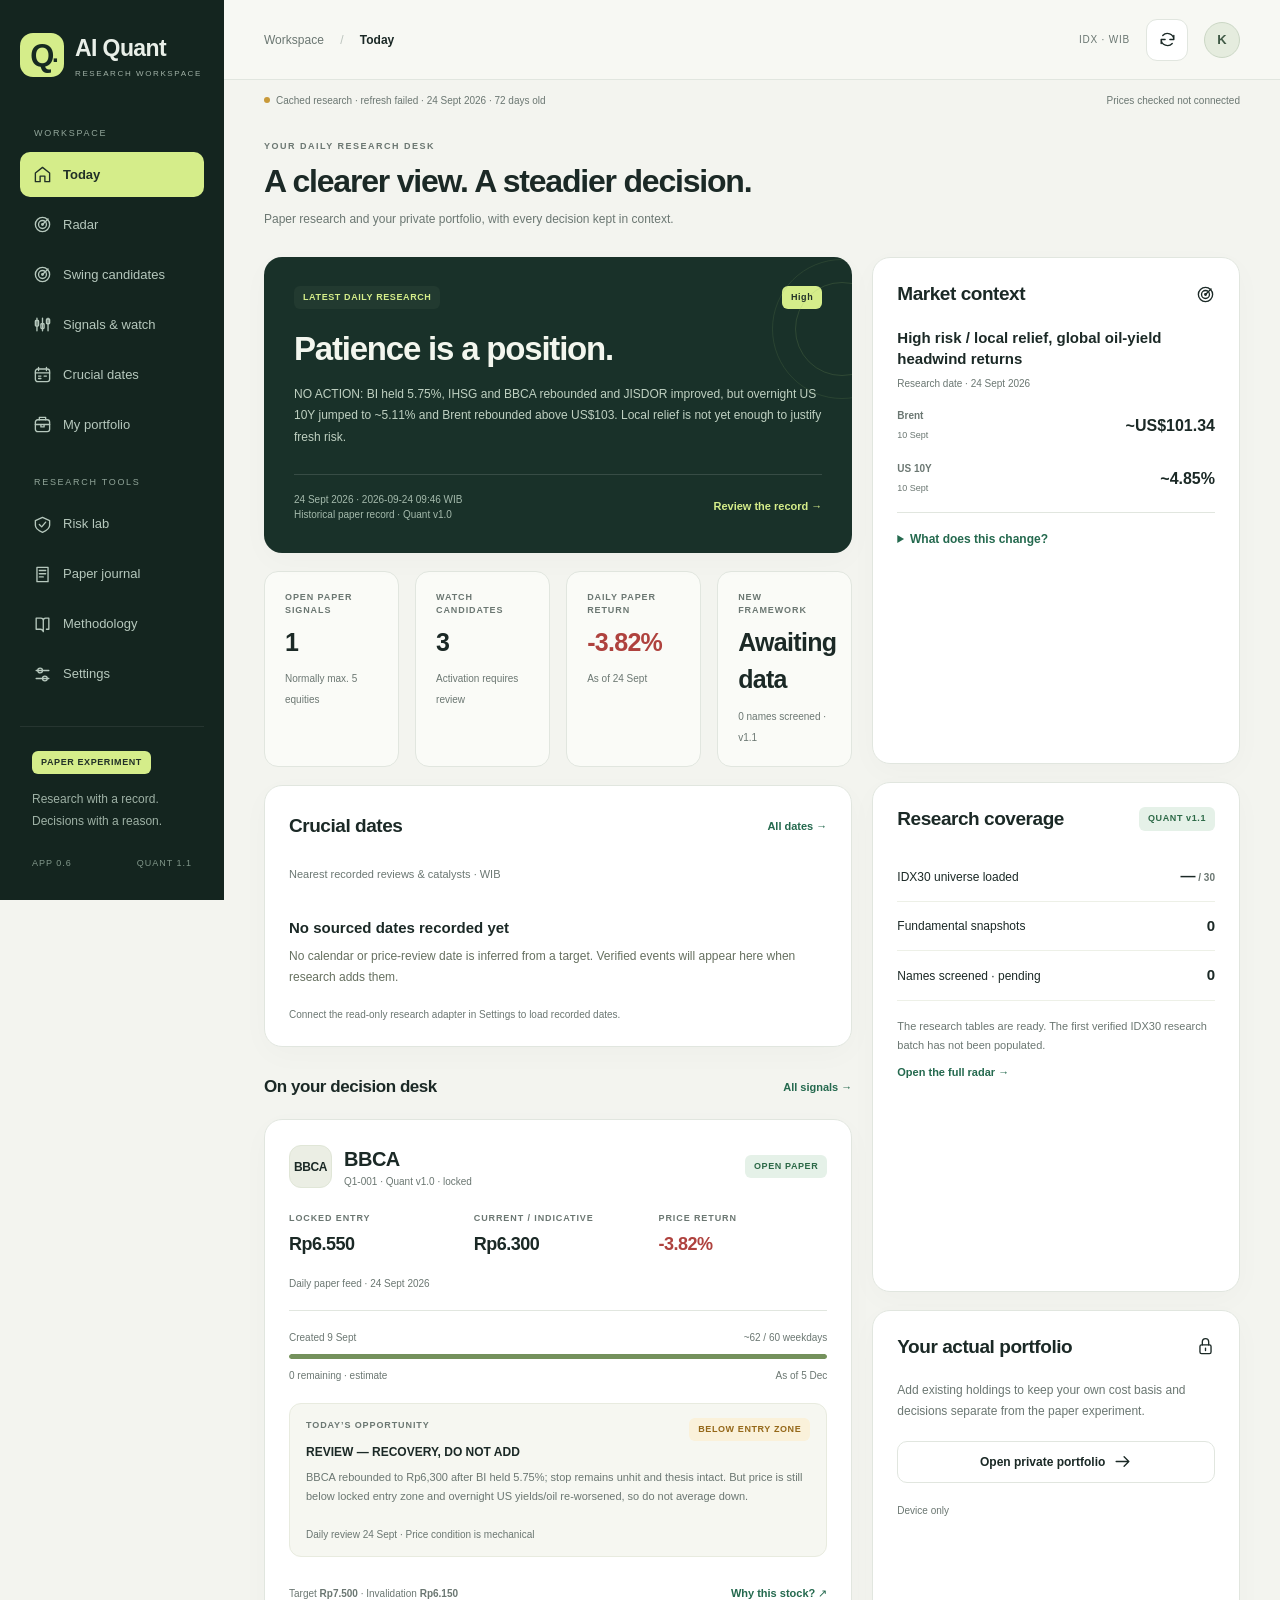
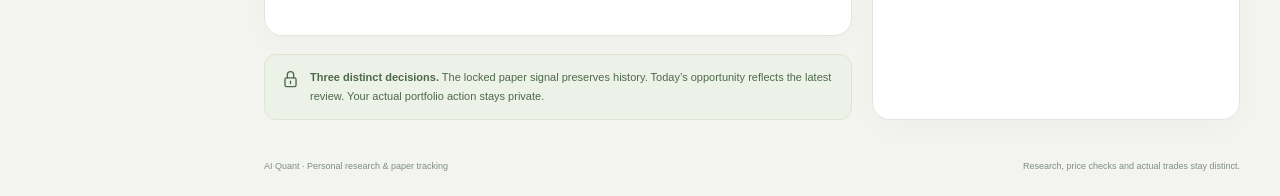
<file: index.html>
<!doctype html>
<html lang="en">
  <head>
    <meta charset="utf-8" />
    <meta
      name="viewport"
      content="width=device-width,initial-scale=1,viewport-fit=cover"
    />
    <meta name="theme-color" content="#14251f" />
    <meta name="color-scheme" content="light" />
    <meta name="referrer" content="no-referrer" />
    <meta
      name="description"
      content="Disciplined paper research. A separate, private view of your actual portfolio."
    />
    <title>AI Quant · Research & Portfolio</title>
    <link rel="manifest" href="manifest.webmanifest" />
    <link rel="icon" href="icon-192.png" />
    <link rel="apple-touch-icon" href="icon-192.png" />
    <link rel="stylesheet" href="styles.css" />
  </head>
  <body>
    <a class="skip-link" href="#main">Skip to content</a>
    <aside class="sidebar">
      <a class="brand" href="#today" aria-label="AI Quant home"
        ><span class="brand-mark">Q<span>·</span></span
        ><span>AI Quant<small>RESEARCH WORKSPACE</small></span></a
      >
      <div class="nav-label">WORKSPACE</div>
      <nav class="desktop-nav" aria-label="Main navigation">
        <button data-view="today">Today</button
        ><button data-view="radar">Radar</button
        ><button data-view="swing">Swing candidates</button
        ><button data-view="signals">Signals & watch</button
        ><button data-view="dates">Crucial dates</button
        ><button data-view="portfolio">My portfolio</button>
      </nav>
      <div class="nav-label">RESEARCH TOOLS</div>
      <nav class="desktop-nav" aria-label="Research tools">
        <button data-view="risk">Risk lab</button
        ><button data-view="journal">Paper journal</button
        ><button data-view="methodology">Methodology</button
        ><button data-view="settings">Settings</button>
      </nav>
      <div class="sidebar-foot">
        <span class="pill lime">PAPER EXPERIMENT</span>
        <p>Research with a record.<br />Decisions with a reason.</p>
        <div class="version">APP 0.6 <span>QUANT 1.1</span></div>
      </div>
    </aside>
    <div class="workspace">
      <header class="topbar">
        <a class="mobile-brand" href="#today"
          >Q<span>·</span> <b>AI Quant</b></a
        >
        <div class="crumb">
          Workspace <span>/</span> <strong id="pageName">Today</strong>
        </div>
        <div class="top-actions">
          <span class="session-tag">IDX · WIB</span
          ><button
            class="icon-btn"
            id="globalRefresh"
            aria-label="Refresh research and prices"
            title="Refresh research and prices"
          >
            ↻</button
          ><button
            class="avatar"
            data-view="settings"
            aria-label="Open settings"
          >
            K
          </button>
        </div>
      </header>
      <div id="connectionBar" class="connection-bar" aria-live="polite"></div>
      <div id="updateBanner" class="update-banner" hidden>
        New app version ready.
        <button id="applyUpdate" class="text-btn">Reload when ready</button>
      </div>
      <main id="main" tabindex="-1" aria-live="off">
        <div class="loading-card">Opening your research workspace…</div>
      </main>
      <footer class="page-footer">
        <span>AI Quant · Personal research & paper tracking</span
        ><span>Research, price checks and actual trades stay distinct.</span>
      </footer>
    </div>
    <nav class="mobile-nav" aria-label="Mobile navigation">
      <button data-view="today">Today</button
      ><button data-view="radar">Radar</button
      ><button data-view="signals">Signals</button
      ><button data-view="dates">Dates</button
      ><button data-view="portfolio">Portfolio</button
      ><button data-view="more">More</button>
    </nav>
    <div id="toast" class="toast" role="status" hidden></div>
    <dialog id="detailDialog" class="detail-dialog">
      <div id="detailHeader" class="dialog-head"></div>
      <div id="detailBody" class="dialog-body"></div>
    </dialog>
    <dialog id="txDialog" class="form-dialog">
      <div class="dialog-head">
        <div>
          <div class="eyebrow">PRIVATE PORTFOLIO</div>
          <h2 id="txTitle">Add transaction</h2>
        </div>
        <button
          class="icon-btn"
          data-close="txDialog"
          aria-label="Close transaction"
        >
          ×
        </button>
      </div>
      <form id="txForm" class="dialog-body">
        <input type="hidden" id="txId" />
        <div class="form-grid">
          <label
            >Instrument<input
              id="txInstrument"
              required
              placeholder="BBCA"
              autocomplete="off" /></label
          ><label
            >Action<select id="txAction">
              <option>BUY</option>
              <option>SELL</option>
            </select></label
          ><label>Date<input id="txDate" type="date" required /></label
          ><label
            >Price per share / unit<input
              id="txPrice"
              type="number"
              min="0.000001"
              step="any"
              required /></label
          ><label
            >Quantity<input
              id="txQty"
              type="number"
              min="0.000001"
              step="any"
              required /></label
          ><label
            >Unit<select id="txUnit">
              <option value="lot">Lot · 100 shares</option>
              <option value="share">Share / unit</option>
            </select></label
          ><label
            >Total fee<input
              id="txFee"
              type="number"
              min="0"
              step="any"
              value="0" /></label
          ><label
            >Decision source<select id="txSource">
              <option>Existing Holding</option>
              <option>AI Recommendation</option>
              <option>My Own Decision</option>
            </select></label
          ><label class="full"
            >Linked paper signal (optional)<input
              id="txLink"
              placeholder="Q1-001"
              autocomplete="off" /></label
          ><label class="full"
            >Account (optional)<input
              id="txAccount"
              placeholder="Broker / account label"
              autocomplete="off" /></label
          ><label class="full"
            >Notes<textarea id="txNotes" rows="2"></textarea>
          </label>
        </div>
        <p class="hint">
          Recording a transaction does not place an order or change any paper
          signal. Values use the instrument’s currency. Unprefixed four-letter
          symbols follow the existing Indonesia-first convention; use a prefix
          such as NASDAQ:AAPL for US equities.
        </p>
        <p id="txError" class="form-error" role="alert"></p>
        <button class="btn primary full-width" type="submit">
          Save transaction
        </button>
      </form>
    </dialog>
    <dialog id="tokenDialog" class="form-dialog">
      <div class="dialog-head">
        <h2>Local token transfer</h2>
        <button
          class="icon-btn"
          data-close="tokenDialog"
          aria-label="Close token QR"
        >
          ×
        </button>
      </div>
      <div class="dialog-body">
        <p>
          This QR is generated on your device. It contains your private sync
          token.
        </p>
        <div id="tokenQr" class="token-qr"></div>
      </div>
    </dialog>
    <script src="qrlocal.js"></script>
    <script src="core.js"></script>
    <script src="seed.js"></script>
    <script src="app.js"></script>
  </body>
</html>
</file>
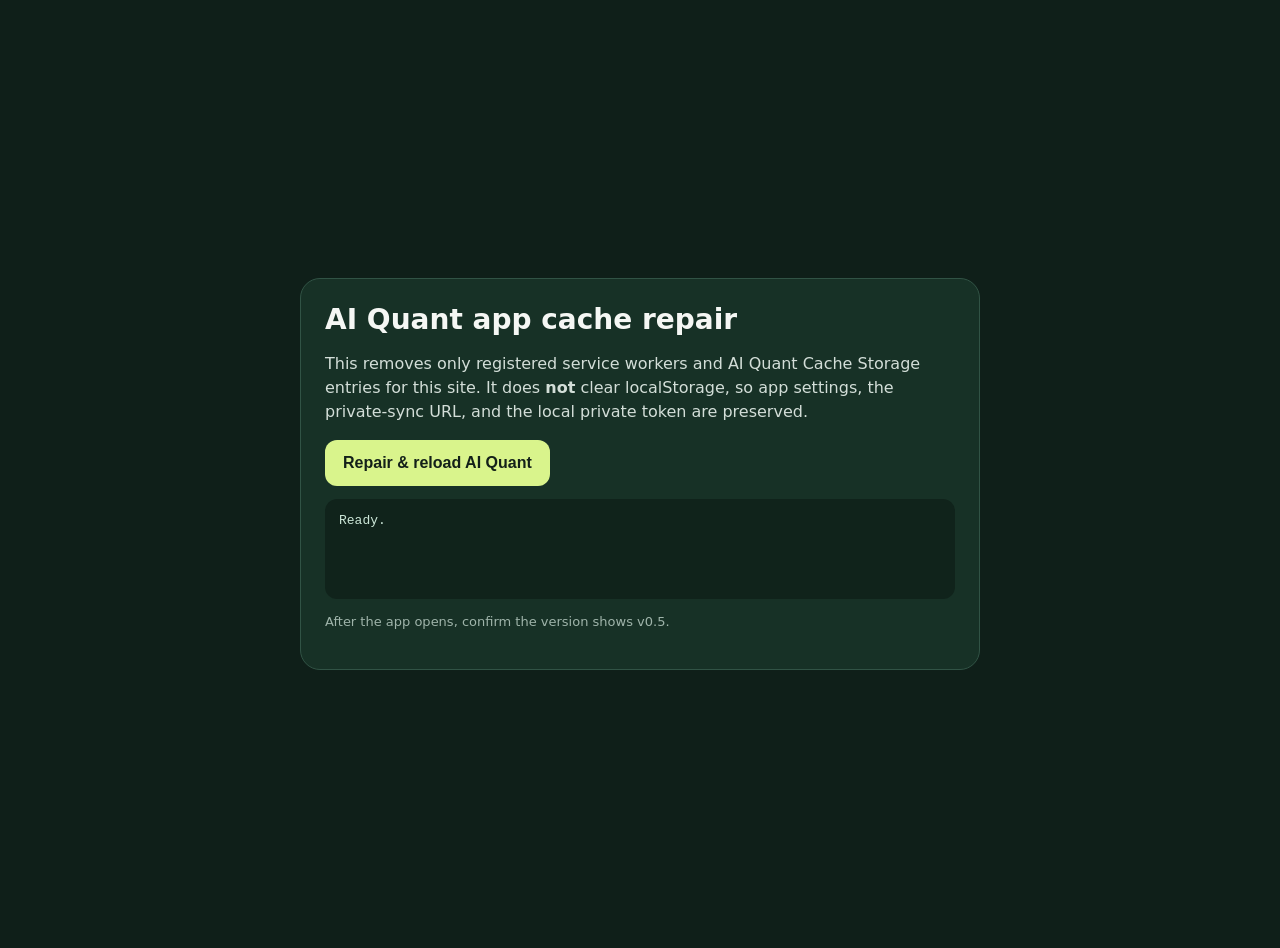
<file: repair.html>
<!doctype html>
<html lang="en">
<head>
<meta charset="utf-8">
<meta name="viewport" content="width=device-width,initial-scale=1">
<meta name="robots" content="noindex">
<title>AI Quant Cache Repair</title>
<style>
body{font-family:system-ui,-apple-system,Segoe UI,Roboto,sans-serif;margin:0;background:#0f1f19;color:#f5f7f4;display:grid;place-items:center;min-height:100vh;padding:24px}
.card{max-width:680px;width:100%;background:#173126;border:1px solid #315345;border-radius:20px;padding:24px;box-sizing:border-box}
h1{margin:0 0 12px;font-size:28px}
p{line-height:1.5;color:#d3ded8}
button{appearance:none;border:0;border-radius:12px;padding:14px 18px;font-size:16px;font-weight:700;background:#d9f48c;color:#132019;cursor:pointer}
button:disabled{opacity:.55;cursor:wait}
pre{white-space:pre-wrap;background:#10231b;border-radius:12px;padding:14px;color:#cbe6d7;min-height:72px}
.small{font-size:13px;color:#9fb4aa}
</style>
</head>
<body>
<main class="card">
<h1>AI Quant app cache repair</h1>
<p>This removes only registered service workers and AI Quant Cache Storage entries for this site. It does <strong>not</strong> clear localStorage, so app settings, the private-sync URL, and the local private token are preserved.</p>
<button id="repair">Repair &amp; reload AI Quant</button>
<pre id="log">Ready.</pre>
<p class="small">After the app opens, confirm the version shows v0.5.</p>
</main>
<script>
const btn=document.getElementById('repair');
const log=document.getElementById('log');
const write=(m)=>{log.textContent+="\n"+m;};
btn.addEventListener('click',async()=>{
  btn.disabled=true;
  log.textContent="Starting repair…";
  try{
    if('serviceWorker' in navigator){
      const regs=await navigator.serviceWorker.getRegistrations();
      write(`Found ${regs.length} service worker registration(s).`);
      const results=await Promise.all(regs.map(r=>r.unregister()));
      write(`Unregistered ${results.filter(Boolean).length}/${results.length}.`);
    }else{
      write("Service workers are not supported in this browser.");
    }
    if('caches' in window){
      const keys=await caches.keys();
      const targets=keys.filter(k=>/^ai-quant-/i.test(k));
      write(`Found ${targets.length} AI Quant cache(s).`);
      await Promise.all(targets.map(k=>caches.delete(k)));
      write("AI Quant Cache Storage cleared.");
    }
    write("Private/local app storage preserved.");
    write("Reloading fresh app…");
    const base=new URL('./index.html',location.href);
    base.searchParams.set('repair',Date.now().toString());
    location.replace(base.toString());
  }catch(err){
    write("ERROR: "+(err&&err.message?err.message:String(err)));
    btn.disabled=false;
  }
});
</script>
</body>
</html>
</file>
<file: styles.css>
:root {
  --bg: #f3f4ef;
  --card: #fff;
  --ink: #1b2926;
  --muted: #6b7772;
  --line: #e1e6df;
  --green: #24694e;
  --lime: #d5ed8a;
  --amber: #916010;
  --red: #af423e;
  --blue: #326e8a;
  --radius: 18px;
  --shadow: 0 8px 30px #14251f06;
  font-family:
    Inter,
    -apple-system,
    BlinkMacSystemFont,
    "Segoe UI",
    sans-serif;
  font-synthesis: none;
  color: var(--ink);
  background: var(--bg);
  line-height: 1.5;
  font-size: 14px;
  font-variant-numeric: tabular-nums;
}
* {
  box-sizing: border-box;
}
body {
  margin: 0;
}
button,
input,
select,
textarea {
  font: inherit;
}
button,
a,
input,
select,
textarea,
summary {
  -webkit-tap-highlight-color: transparent;
}
button {
  cursor: pointer;
}
button:disabled {
  cursor: wait;
  opacity: 0.55;
}
a {
  color: inherit;
  text-decoration: none;
}
button {
  color: inherit;
}
button:focus-visible,
a:focus-visible,
summary:focus-visible {
  outline: 3px solid #8aae38;
  outline-offset: 3px;
}
input:focus,
select:focus,
textarea:focus {
  outline: 2px solid #7a9958;
  outline-offset: 1px;
}
h1,
h2,
h3,
p {
  margin: 0;
}
h1 {
  font-size: 32px;
  line-height: 1.12;
  letter-spacing: -1.2px;
  font-weight: 650;
}
h2 {
  font-size: 19px;
  letter-spacing: -0.45px;
  line-height: 1.3;
  font-weight: 640;
}
h3 {
  font-size: 15px;
  line-height: 1.4;
}
p {
  overflow-wrap: anywhere;
}
svg {
  max-width: 100%;
}
.sidebar {
  position: fixed;
  inset: 0 auto 0 0;
  width: 224px;
  background: #14251f;
  color: #e9efe8;
  padding: 31px 20px;
  z-index: 30;
  display: flex;
  flex-direction: column;
}
.brand {
  display: flex;
  gap: 11px;
  align-items: center;
  font-size: 23px;
  letter-spacing: -0.6px;
  font-weight: 640;
  margin-bottom: 47px;
}
.brand small {
  display: block;
  font-size: 8px;
  letter-spacing: 1.6px;
  color: #a0b1a6;
  margin-top: 2px;
  font-weight: 500;
}
.brand-mark {
  display: grid;
  place-content: center;
  background: var(--lime);
  color: #162a21;
  width: 44px;
  height: 44px;
  border-radius: 13px;
  font-size: 31px;
  line-height: 1;
  position: relative;
  font-weight: 700;
}
.brand-mark span {
  position: absolute;
  right: 6px;
  bottom: 5px;
  font-size: 24px;
}
.nav-label {
  font-size: 9px;
  letter-spacing: 1.7px;
  color: #91a599;
  margin: 0 14px 12px;
}
.desktop-nav {
  display: grid;
  gap: 5px;
  margin-bottom: 29px;
}
.desktop-nav button {
  display: flex;
  align-items: center;
  gap: 11px;
  border: 0;
  background: transparent;
  color: #b6c8bd;
  text-align: left;
  border-radius: 10px;
  padding: 12px 13px;
  min-height: 45px;
  font-size: 13px;
}
.desktop-nav button:hover {
  background: #ffffff0c;
}
.desktop-nav button.active {
  background: #d5ed8a;
  color: #213027;
  font-weight: 650;
}
.ico {
  width: 19px;
  height: 19px;
  stroke: currentColor;
  fill: none;
  stroke-width: 1.7;
  stroke-linecap: round;
  stroke-linejoin: round;
  flex-shrink: 0;
}
.sidebar-foot {
  margin-top: auto;
  border-top: 1px solid #ffffff13;
  padding: 23px 12px 0;
}
.sidebar-foot p {
  font-size: 12px;
  color: #9eb1a5;
  margin: 15px 0 25px;
  line-height: 1.8;
}
.version {
  display: flex;
  justify-content: space-between;
  color: #81978a;
  font-size: 9px;
  letter-spacing: 1px;
}
.workspace {
  margin-left: 224px;
  min-height: 100vh;
}
.topbar {
  height: 80px;
  display: flex;
  align-items: center;
  justify-content: space-between;
  border-bottom: 1px solid var(--line);
  padding: 0 40px;
  background: #f7f8f3;
}
.crumb {
  color: var(--muted);
  font-size: 12px;
}
.crumb span {
  margin: 0 13px;
  color: #bcc4bd;
}
.crumb strong {
  font-weight: 550;
  color: var(--ink);
}
.top-actions {
  display: flex;
  gap: 16px;
  align-items: center;
}
.session-tag {
  font-size: 10px;
  letter-spacing: 0.8px;
  color: var(--muted);
}
.icon-btn {
  border: 1px solid var(--line);
  background: var(--card);
  border-radius: 11px;
  min-width: 42px;
  min-height: 42px;
  display: inline-grid;
  place-items: center;
  font-size: 23px;
  line-height: 1;
}
.icon-btn:hover {
  background: #eaf0e4;
}
.avatar {
  border: 1px solid #cbd7c5;
  background: #e5ecde;
  color: #3f5945;
  border-radius: 50%;
  height: 36px;
  width: 36px;
  font-size: 13px;
  font-weight: 650;
}
.connection-bar {
  display: flex;
  justify-content: space-between;
  gap: 16px;
  padding: 13px 40px 0;
  font-size: 10px;
  color: var(--muted);
  min-height: 32px;
}
.status-dot {
  display: inline-block;
  width: 6px;
  height: 6px;
  border-radius: 50%;
  background: #7b927f;
  margin-right: 6px;
  vertical-align: 1px;
}
.status-dot.amber {
  background: #c89939;
}
.status-dot.red {
  background: var(--red);
}
main {
  max-width: 1450px;
  margin: auto;
  padding: 28px 40px 40px;
  min-height: calc(100vh - 170px);
}
.page-head {
  display: flex;
  align-items: flex-start;
  justify-content: space-between;
  gap: 20px;
  margin-bottom: 27px;
}
.page-head .sub {
  margin-top: 10px;
  max-width: 660px;
}
.eyebrow {
  font-size: 9px;
  font-weight: 650;
  letter-spacing: 1.5px;
  color: var(--muted);
  text-transform: uppercase;
  margin-bottom: 10px;
}
.sub,
.muted {
  color: var(--muted);
}
.sub {
  font-size: 12px;
  line-height: 1.7;
}
.row {
  display: flex;
  align-items: center;
  justify-content: space-between;
  gap: 14px;
}
.row-start {
  display: flex;
  align-items: center;
  gap: 10px;
}
.wrap {
  flex-wrap: wrap;
}
.stack {
  display: grid;
  gap: 18px;
}
.grid-2 {
  display: grid;
  grid-template-columns: repeat(2, minmax(0, 1fr));
  gap: 20px;
}
.grid-3 {
  display: grid;
  grid-template-columns: repeat(3, minmax(0, 1fr));
  gap: 16px;
}
.today-grid {
  display: grid;
  grid-template-columns: minmax(0, 1.6fr) minmax(270px, 1fr);
  gap: 20px;
}
.card {
  background: var(--card);
  border: 1px solid var(--line);
  border-radius: var(--radius);
  padding: 24px;
  box-shadow: var(--shadow);
  min-width: 0;
}
.card-title {
  margin-bottom: 21px;
}
.pill {
  display: inline-flex;
  align-items: center;
  gap: 5px;
  font-size: 9px;
  font-weight: 650;
  letter-spacing: 0.6px;
  line-height: 1.5;
  padding: 5px 9px;
  border-radius: 6px;
  background: #f0f2ee;
  max-width: 100%;
  overflow-wrap: anywhere;
}
.pill.green {
  background: #e5f1e8;
  color: #2c6947;
}
.pill.amber {
  background: #faf1da;
  color: #956819;
}
.pill.red {
  background: #faeae5;
  color: var(--red);
}
.pill.blue {
  background: #e7f0f5;
  color: var(--blue);
}
.pill.lime {
  background: #d5ed8a;
  color: #213027;
}
.pill.dark {
  background: #223a30;
  color: #d5ed8a;
}
.btn {
  display: inline-flex;
  align-items: center;
  justify-content: center;
  gap: 8px;
  min-height: 42px;
  padding: 9px 15px;
  border: 1px solid var(--line);
  background: white;
  border-radius: 10px;
  font-size: 12px;
  font-weight: 600;
  line-height: 1.4;
}
.btn:hover {
  background: #eef2e9;
}
.btn.primary {
  background: #234b38;
  color: #fff;
  border-color: #234b38;
}
.btn.primary:hover {
  background: #173d2b;
}
.btn.lime {
  background: var(--lime);
  color: #203822;
  border-color: var(--lime);
}
.btn.danger {
  color: var(--red);
}
.btn.small {
  min-height: 36px;
  padding: 7px 10px;
  font-size: 11px;
}
.text-btn {
  background: none;
  border: 0;
  padding: 5px 0;
  color: var(--green);
  font-size: 11px;
  font-weight: 650;
  min-height: 34px;
  text-align: left;
}
.actions {
  display: flex;
  align-items: center;
  gap: 8px;
  flex-wrap: wrap;
}
.hero {
  background: #193129;
  color: #f3f6ee;
  border: 0;
  position: relative;
  overflow: hidden;
  padding: 29px 30px;
  min-height: 260px;
}
.hero .eyebrow {
  color: #b1c5b6;
}
.hero h2 {
  font-size: 33px;
  letter-spacing: -1.2px;
  max-width: 420px;
  line-height: 1.2;
  margin: 20px 0 15px;
}
.hero p {
  color: #bfd0c1;
  font-size: 12px;
  line-height: 1.8;
  max-width: 610px;
}
.hero .hero-bottom {
  border-top: 1px solid #ffffff21;
  margin-top: 25px;
  padding-top: 15px;
  display: flex;
  justify-content: space-between;
  gap: 16px;
  align-items: center;
}
.hero .hero-bottom span {
  font-size: 10px;
  color: #a4baac;
}
.hero .text-btn {
  color: var(--lime);
}
.regime-banner {
  display: flex;
  align-items: center;
  gap: 7px;
}
.hero-orbit {
  width: 140px;
  height: 140px;
  border: 1px solid #8faf6624;
  position: absolute;
  border-radius: 50%;
  right: -60px;
  top: 2px;
  pointer-events: none;
}
.hero-orbit:after {
  content: "";
  position: absolute;
  inset: 22px;
  border: 1px solid #8faf6630;
  border-radius: 50%;
}
.metrics {
  display: grid;
  grid-template-columns: repeat(4, minmax(0, 1fr));
  gap: 16px;
  margin: 20px 0;
}
.metric {
  padding: 19px 20px;
  border: 1px solid var(--line);
  border-radius: 14px;
  background: #fafbf7;
}
.metric .value {
  font-size: 25px;
  font-weight: 620;
  letter-spacing: -0.7px;
  margin: 6px 0;
}
.metric small {
  font-size: 10px;
  color: var(--muted);
}
.label {
  font-size: 9px;
  letter-spacing: 0.9px;
  color: var(--muted);
  text-transform: uppercase;
  font-weight: 600;
}
.metric .label {
  font-size: 9px;
}
.positive {
  color: var(--green);
}
.negative {
  color: var(--red);
}
.amber-text {
  color: var(--amber);
}
.section-head {
  display: flex;
  align-items: center;
  justify-content: space-between;
  margin: 30px 0 15px;
  gap: 15px;
}
.section-head h2 {
  font-size: 17px;
}
.signal-top {
  display: flex;
  align-items: center;
  gap: 12px;
}
.ticker-mark {
  display: grid;
  place-items: center;
  width: 43px;
  height: 43px;
  border-radius: 12px;
  background: #ebeee4;
  border: 1px solid #e0e6d7;
  font-size: 12px;
  font-weight: 700;
  letter-spacing: -0.4px;
  flex-shrink: 0;
}
.ticker-mark.gold {
  background: #f9f0d9;
  color: #9b7528;
}
.ticker-title {
  font-size: 20px;
  letter-spacing: -0.5px;
  font-weight: 650;
}
.tiny {
  font-size: 10px;
  color: var(--muted);
}
.signal-card .prices {
  display: grid;
  grid-template-columns: repeat(3, minmax(0, 1fr));
  gap: 16px;
  margin: 23px 0 18px;
}
.prices .value {
  font-size: 18px;
  font-weight: 650;
  margin-top: 5px;
  letter-spacing: -0.5px;
}
.divider {
  height: 1px;
  background: var(--line);
  margin: 19px 0;
}
.decision-note {
  background: #f6f7f1;
  border-radius: 12px;
  border: 1px solid #e8ebdf;
  padding: 14px 16px;
}
.decision-note .label {
  margin-bottom: 7px;
}
.decision-note p {
  font-size: 11px;
  color: var(--muted);
  margin-top: 6px;
  line-height: 1.75;
}
.progress {
  height: 5px;
  background: #e7ebdf;
  border-radius: 9px;
  overflow: hidden;
  margin: 9px 0;
}
.progress span {
  display: block;
  background: #74915c;
  height: 100%;
  border-radius: 9px;
}
.lifecycle {
  display: grid;
  grid-template-columns: repeat(4, minmax(0, 1fr));
  border: 1px solid var(--line);
  background: #fff;
  border-radius: 14px;
  overflow: hidden;
  margin-bottom: 22px;
}
.lifecycle button {
  position: relative;
  display: flex;
  align-items: center;
  gap: 10px;
  padding: 16px;
  border: 0;
  background: none;
  border-right: 1px solid var(--line);
  text-align: left;
}
.lifecycle button:last-child {
  border-right: 0;
}
.lifecycle button.active {
  background: #eaf0db;
}
.lifecycle .stage-number {
  font-size: 21px;
  color: #849477;
  font-weight: 500;
}
.lifecycle b {
  display: block;
  font-size: 11px;
}
.lifecycle small {
  font-size: 9px;
  color: var(--muted);
}
.empty {
  padding: 34px 20px;
  text-align: center;
  border: 1px dashed #cfd8c8;
  border-radius: 14px;
  background: #fbfcf8;
}
.empty-icon {
  margin: 0 auto 15px;
  display: grid;
  place-items: center;
  width: 49px;
  height: 49px;
  border-radius: 15px;
  background: #ebf0e1;
  color: #668152;
}
.empty-icon .ico {
  width: 24px;
  height: 24px;
}
.empty h3 {
  font-size: 15px;
}
.empty p {
  font-size: 12px;
  line-height: 1.8;
  max-width: 470px;
  margin: 9px auto;
  color: var(--muted);
}
.empty .btn {
  margin-top: 12px;
}
.pipeline-row {
  display: flex;
  justify-content: space-between;
  align-items: center;
  border-bottom: 1px solid #edf0e7;
  padding: 13px 0;
  font-size: 12px;
  gap: 16px;
}
.pipeline-row:last-child {
  border: 0;
}
.pipeline-row .num {
  font-size: 15px;
  font-weight: 650;
}
.pipeline-note {
  font-size: 11px;
  color: var(--muted);
  line-height: 1.75;
  margin-top: 16px;
}
.macro-row {
  display: flex;
  justify-content: space-between;
  gap: 15px;
  align-items: center;
  margin-top: 17px;
}
.macro-row strong {
  font-size: 16px;
  font-weight: 600;
}
.macro-row .label {
  font-size: 10px;
  text-transform: none;
  letter-spacing: 0;
}
.macro-row .tiny {
  font-size: 9px;
}
.notice {
  display: flex;
  gap: 10px;
  background: #f8f2e3;
  border: 1px solid #eaddbd;
  color: #86621e;
  border-radius: 12px;
  padding: 13px 16px;
  font-size: 11px;
  line-height: 1.75;
  margin-bottom: 18px;
}
.notice.neutral {
  background: #edf2e8;
  color: #4d694b;
  border-color: #dce5d4;
}
.notice.error {
  background: #fbeee9;
  color: #9b4943;
  border-color: #edd5cf;
}
.notice .ico {
  margin-top: 2px;
}
.tabs {
  display: flex;
  align-items: center;
  gap: 5px;
  overflow: auto;
  border-bottom: 1px solid var(--line);
  margin: 0 0 20px;
  scrollbar-width: none;
}
.tabs button {
  background: none;
  border: 0;
  padding: 13px 15px;
  color: var(--muted);
  font-size: 12px;
  white-space: nowrap;
  min-height: 44px;
  border-bottom: 2px solid transparent;
}
.tabs button.active {
  border-color: #2e5b3c;
  color: #2e5b3c;
  font-weight: 650;
}
.filters {
  display: flex;
  align-items: center;
  justify-content: space-between;
  gap: 15px;
  margin-bottom: 20px;
  flex-wrap: wrap;
}
.filter-pills {
  display: flex;
  gap: 7px;
  flex-wrap: wrap;
}
.filter-pills button {
  border: 1px solid var(--line);
  background: white;
  border-radius: 8px;
  padding: 8px 13px;
  font-size: 11px;
  min-height: 37px;
}
.filter-pills button.active {
  background: #244735;
  color: white;
  border-color: #244735;
}
.search {
  border: 1px solid var(--line);
  border-radius: 9px;
  background: white;
  padding: 9px 13px;
  min-height: 40px;
  max-width: 100%;
  width: 210px;
  font-size: 12px;
}
.table-wrap {
  overflow: auto;
}
table {
  width: 100%;
  border-collapse: collapse;
  font-size: 11px;
  text-align: left;
}
th {
  color: var(--muted);
  font-weight: 500;
  font-size: 9px;
  text-transform: uppercase;
  letter-spacing: 0.7px;
  border-bottom: 1px solid var(--line);
  padding: 13px 10px;
}
td {
  border-bottom: 1px solid #eef0e9;
  padding: 14px 10px;
  vertical-align: top;
}
td:first-child,
th:first-child {
  padding-left: 0;
}
tr:last-child td {
  border: 0;
}
.table-link {
  background: none;
  border: 0;
  font-weight: 650;
  color: var(--green);
  padding: 3px 0;
  text-align: left;
}
.private-strip {
  display: flex;
  align-items: center;
  gap: 8px;
  font-size: 11px;
  color: #5f735e;
}
.privacy-eye {
  font-size: 11px;
}
.portfolio-total {
  font-size: 37px;
  letter-spacing: -1.1px;
  margin: 10px 0;
  font-weight: 620;
}
.allocation-bar {
  height: 8px;
  display: flex;
  border-radius: 8px;
  overflow: hidden;
  background: #eef0e8;
  margin: 18px 0;
}
.allocation-bar span {
  height: 100%;
  border-right: 2px solid white;
}
.allocation-legend {
  display: flex;
  gap: 16px;
  flex-wrap: wrap;
  font-size: 11px;
  color: var(--muted);
}
.allocation-legend i {
  width: 7px;
  height: 7px;
  display: inline-block;
  border-radius: 2px;
  margin-right: 5px;
}
.tx-card {
  display: flex;
  align-items: flex-start;
  justify-content: space-between;
  padding: 16px 0;
  border-top: 1px solid var(--line);
  gap: 10px;
}
.tx-card:first-child {
  border-top: 0;
}
.tx-card b {
  font-size: 12px;
}
.tx-card p {
  font-size: 10px;
  color: var(--muted);
  margin-top: 5px;
}
.tx-card .actions {
  justify-content: flex-end;
}
.chart {
  width: 100%;
  height: auto;
  overflow: visible;
  touch-action: pan-y;
}
.chart text {
  font-family: inherit;
  fill: var(--muted);
  font-size: 10px;
}
.chart .point {
  cursor: pointer;
}
.chart .point:focus {
  outline: 0;
  stroke: #14251f;
  stroke-width: 4;
}
.chart-detail {
  display: flex;
  justify-content: space-between;
  flex-wrap: wrap;
  gap: 8px;
  font-size: 11px;
  background: #f3f6ed;
  padding: 10px 13px;
  border-radius: 9px;
  margin: 12px 0;
}
.chart-legend {
  display: flex;
  gap: 18px;
  font-size: 10px;
  color: var(--muted);
  margin-bottom: 14px;
}
.legend-dot {
  width: 7px;
  height: 7px;
  display: inline-block;
  border-radius: 50%;
  margin-right: 6px;
}
.journal-item {
  position: relative;
  border-left: 1px solid #dbe2d4;
  padding: 0 0 23px 22px;
  margin-left: 4px;
}
.journal-item:before {
  content: "";
  width: 7px;
  height: 7px;
  border-radius: 50%;
  background: #899e76;
  border: 3px solid white;
  position: absolute;
  left: -7px;
  top: 3px;
}
.journal-item h3 {
  font-size: 12px;
  line-height: 1.7;
}
.journal-item p {
  font-size: 11px;
  color: var(--muted);
  line-height: 1.8;
  margin-top: 6px;
}
.journal-item .tiny {
  margin-bottom: 5px;
}
.form-grid {
  display: grid;
  grid-template-columns: repeat(2, minmax(0, 1fr));
  gap: 15px;
}
.form-grid .full {
  grid-column: 1/-1;
}
label {
  display: grid;
  gap: 7px;
  font-size: 11px;
  font-weight: 550;
  color: #5f7165;
}
input,
select,
textarea {
  border: 1px solid #dce2d6;
  border-radius: 9px;
  background: #fff;
  padding: 11px 12px;
  min-height: 43px;
  width: 100%;
  color: var(--ink);
  min-width: 0;
}
textarea {
  resize: vertical;
}
input[type="checkbox"] {
  min-height: 18px;
  width: 18px;
}
input[type="range"] {
  accent-color: #507548;
  border: none;
  padding: 5px 0;
}
input[type="file"] {
  font-size: 11px;
}
.hint {
  font-size: 11px;
  color: var(--muted);
  margin: 13px 0;
  line-height: 1.8;
}
.form-error {
  color: var(--red);
  font-size: 12px;
  margin-bottom: 12px;
}
.full-width {
  width: 100%;
}
.settings-grid {
  display: grid;
  grid-template-columns: repeat(2, minmax(0, 1fr));
  gap: 20px;
}
.settings-grid .card {
  align-self: start;
}
.settings-grid label {
  margin: 15px 0;
}
.settings-grid .actions {
  margin-top: 15px;
}
.setting-line {
  border-bottom: 1px solid var(--line);
  padding: 15px 0;
  display: flex;
  justify-content: space-between;
  gap: 15px;
  align-items: center;
}
.setting-line:last-child {
  border: 0;
}
.setting-line h3 {
  font-size: 12px;
}
.setting-line p {
  font-size: 10px;
  color: var(--muted);
  margin-top: 4px;
}
.setting-line select {
  width: 150px;
}
.warning-link {
  color: var(--red);
  font-size: 11px;
  border: none;
  background: none;
  padding: 10px 0;
  min-height: 42px;
}
.page-footer {
  max-width: 1450px;
  padding: 0 40px 22px;
  display: flex;
  justify-content: space-between;
  gap: 10px;
  font-size: 9px;
  color: #7f8d81;
  margin: auto;
}
.dates-intro {
  display: flex;
  align-items: center;
  justify-content: space-between;
  gap: 20px;
  padding: 24px;
  background: #eaf0e3;
  border: 1px solid #d5dfcb;
  border-radius: 18px;
  margin-bottom: 22px;
}
.dates-context {
  display: flex;
  flex-direction: column;
  gap: 8px;
  min-width: 0;
}
.dates-context > strong {
  font-size: 22px;
  letter-spacing: -0.6px;
}
.dates-count {
  display: flex;
  flex-direction: column;
  text-align: right;
  gap: 4px;
  flex-shrink: 0;
}
.dates-count strong {
  font-size: 34px;
  font-weight: 500;
}
.dates-count span {
  font-size: 11px;
  color: #52634e;
}
.dates-list {
  display: grid;
  gap: 14px;
}
.event-card {
  display: grid;
  grid-template-columns: 64px minmax(0, 1fr);
  gap: 20px;
  padding: 24px;
  background: var(--card, #fffefa);
  border: 1px solid #dfe4d7;
  border-left: 4px solid #bac7b0;
  border-radius: 16px;
}
.event-date {
  display: flex;
  flex-direction: column;
  align-items: center;
  gap: 3px;
  padding-top: 2px;
  font-variant-numeric: tabular-nums;
}
.event-date > span {
  font-size: 10px;
  letter-spacing: 1.1px;
  text-transform: uppercase;
  color: #667060;
}
.event-date > strong {
  font-size: 32px;
  line-height: 1.15;
  font-weight: 500;
  letter-spacing: -1px;
}
.event-date > small {
  font-size: 10px;
  color: #667060;
}
.event-body {
  min-width: 0;
  overflow-wrap: anywhere;
}
.event-top {
  display: flex;
  justify-content: space-between;
  align-items: flex-start;
  gap: 10px;
  flex-wrap: wrap;
}
.event-body h3 {
  font-size: 17px;
  margin: 10px 0 8px;
  line-height: 1.4;
}
.event-condition {
  color: #50624e;
  font-size: 12px;
  line-height: 1.65;
  margin: 0;
}
.event-action {
  padding: 12px 14px;
  background: #f4f6ef;
  border-radius: 9px;
  margin-top: 14px;
}
.event-action p {
  margin: 5px 0 0;
  font-size: 12px;
  line-height: 1.6;
}
.event-meta {
  display: grid;
  grid-template-columns: 1fr 1fr;
  gap: 18px;
  margin: 16px 0;
}
.event-meta > div {
  min-width: 0;
}
.event-meta p {
  margin: 6px 0 0;
  font-size: 12px;
  line-height: 1.65;
}
.event-meta a {
  color: #305f44;
  text-decoration: underline;
  text-underline-offset: 3px;
}
.event-details summary {
  min-height: 44px;
  padding-top: 14px;
}
.event-today {
  border-left-color: #487951;
}
.event-due-soon,
.event-incomplete {
  border-left-color: #b38225;
}
.event-overdue {
  border-left-color: #ac5145;
}
.event-triggered {
  border-left-color: #668c27;
  background: #f6faee;
}
.event-completed {
  border-left-color: #738b73;
  background: #f6f7f1;
}
.event-expired {
  border-left-color: #a3aaa0;
  background: #f4f4ef;
}
.event-completed .event-date,
.event-expired .event-date {
  color: #697465;
}
.dates-preview .event-compact {
  grid-template-columns: 42px minmax(0, 1fr);
  padding: 17px 0;
  border: 0;
  border-bottom: 1px solid #e4e8dd;
  border-radius: 0;
  background: transparent;
  gap: 13px;
}
.dates-preview .event-compact:last-of-type {
  margin-bottom: 14px;
}
.event-compact .event-date > strong {
  font-size: 27px;
}
.event-compact .event-body h3 {
  font-size: 14px;
  margin: 6px 0;
}
.event-compact .event-top .label {
  font-size: 9px;
}
.event-compact .event-action {
  margin-top: 10px;
  padding: 10px 12px;
}
.dates-empty {
  padding: 20px 0;
}
.dates-empty p {
  font-size: 12px;
  line-height: 1.7;
  color: #667060;
  margin: 8px 0 0;
}
.dates-filters {
  flex-wrap: wrap;
}
@media (max-width: 600px) {
  .dates-intro {
    padding: 18px;
    gap: 12px;
  }
  .dates-context > strong {
    font-size: 18px;
  }
  .dates-count {
    max-width: 75px;
  }
  .event-card {
    padding: 17px 13px;
    grid-template-columns: 39px minmax(0, 1fr);
    gap: 12px;
  }
  .event-date > strong {
    font-size: 26px;
  }
  .event-body h3 {
    font-size: 15px;
  }
  .event-meta {
    grid-template-columns: 1fr;
    gap: 14px;
  }
  .dates-filters {
    width: 100%;
    gap: 5px;
  }
  .dates-filters button {
    min-height: 44px;
    padding: 8px 10px;
  }
}
.mobile-nav,
.mobile-brand {
  display: none;
}
.toast {
  position: fixed;
  bottom: 25px;
  left: calc(50% + 90px);
  transform: translateX(-50%);
  max-width: 90vw;
  border-radius: 13px;
  background: #183529;
  color: #f0f4e7;
  padding: 13px 22px;
  box-shadow: 0 8px 30px #0002;
  z-index: 150;
  font-size: 12px;
}
.toast[hidden] {
  display: none;
}
.update-banner {
  background: #e9f0d7;
  padding: 10px 40px;
  font-size: 12px;
}
.update-banner[hidden] {
  display: none;
}
.skip-link {
  position: fixed;
  top: -100px;
  left: 20px;
  z-index: 300;
  background: var(--lime);
  padding: 15px;
}
.skip-link:focus {
  top: 10px;
}
dialog {
  border: 1px solid #dfe6d9;
  padding: 0;
  color: var(--ink);
  background: #fafbf7;
  border-radius: 22px;
  box-shadow: 0 30px 80px #10241830;
  max-height: 91dvh;
  width: 650px;
  max-width: calc(100vw - 32px);
}
dialog::backdrop {
  background: #0b1e186c;
  backdrop-filter: blur(4px);
}
.detail-dialog {
  width: 860px;
}
.dialog-head {
  display: flex;
  align-items: center;
  justify-content: space-between;
  gap: 14px;
  padding: 22px 26px;
  background: #fff;
  border-bottom: 1px solid var(--line);
  position: sticky;
  top: 0;
  z-index: 3;
}
.dialog-head .eyebrow {
  margin-bottom: 5px;
}
.dialog-body {
  padding: 24px 26px;
  overflow-wrap: anywhere;
}
.dialog-body .card {
  padding: 20px;
  box-shadow: none;
}
.dialog-body .tabs {
  position: sticky;
  top: 0;
  background: #fafbf7;
  z-index: 2;
}
.detail-intro {
  font-size: 12px;
  line-height: 1.9;
  color: #556958;
  margin: 14px 0 22px;
}
.detail-section {
  margin: 25px 0;
}
.detail-section h3 {
  font-size: 13px;
  margin-bottom: 12px;
}
.detail-section p {
  font-size: 12px;
  line-height: 1.85;
  color: var(--muted);
}
.data-grid {
  display: grid;
  grid-template-columns: repeat(3, minmax(0, 1fr));
  gap: 1px;
  border: 1px solid var(--line);
  border-radius: 12px;
  overflow: hidden;
  background: var(--line);
  margin: 14px 0;
}
.data-cell {
  padding: 13px 14px;
  background: white;
}
.data-cell span {
  display: block;
  font-size: 9px;
  color: var(--muted);
  margin-bottom: 6px;
  letter-spacing: 0.5px;
}
.data-cell strong {
  font-size: 13px;
  font-weight: 600;
}
.data-cell small {
  display: block;
  color: var(--muted);
  font-size: 10px;
}
.range-bar {
  height: 10px;
  background: linear-gradient(90deg, #e4d9b5, #bed397, #6f9471);
  border-radius: 8px;
  margin: 20px 0 12px;
}
.range-labels {
  display: flex;
  justify-content: space-between;
  font-size: 11px;
}
.source-link {
  display: block;
  padding: 14px 0;
  border-bottom: 1px solid var(--line);
  font-size: 12px;
  color: var(--green);
  line-height: 1.8;
  overflow-wrap: anywhere;
}
.source-link small {
  display: block;
  font-size: 10px;
  color: var(--muted);
}
details {
  border-top: 1px solid var(--line);
  margin-top: 15px;
  padding-top: 12px;
}
summary {
  cursor: pointer;
  font-size: 12px;
  color: var(--green);
  font-weight: 650;
  min-height: 36px;
  padding: 5px 0;
}
details p {
  font-size: 11px;
  color: var(--muted);
  line-height: 1.9;
  margin: 8px 0;
}
.gate {
  display: flex;
  align-items: flex-start;
  gap: 10px;
  font-size: 12px;
  padding: 11px 0;
  border-bottom: 1px solid #edf0e7;
}
.gate:last-child {
  border: 0;
}
.gate .gate-marker {
  color: #86977c;
  margin-top: 1px;
  font-size: 15px;
}
.gate small {
  display: block;
  font-size: 10px;
  color: var(--muted);
  margin-top: 3px;
}
.risk-chart {
  display: grid;
  gap: 15px;
  margin-top: 22px;
}
.risk-row {
  display: grid;
  grid-template-columns: 70px 1fr 85px;
  gap: 10px;
  align-items: center;
  font-size: 11px;
}
.risk-row .bar {
  height: 13px;
  border-radius: 3px;
  background: #e5e8df;
  overflow: hidden;
}
.risk-row .bar span {
  display: block;
  height: 100%;
  background: #68916b;
}
.risk-row .bar.loss span {
  background: #c27866;
}
.risk-row b {
  text-align: right;
  font-size: 11px;
}
.method-step {
  display: flex;
  gap: 20px;
  align-items: flex-start;
  margin: 21px 0;
}
.method-step > span {
  font-size: 23px;
  color: #789162;
  min-width: 30px;
}
.method-step p {
  font-size: 12px;
  line-height: 1.9;
  color: var(--muted);
  margin-top: 7px;
}
.loading-card {
  padding: 60px;
  color: var(--muted);
}
.token-qr {
  background: white;
  padding: 20px;
  max-width: 340px;
  margin: 20px auto;
}
.token-qr canvas {
  width: 100%;
  height: auto;
}
.more-list {
  display: grid;
  gap: 12px;
}
.more-link {
  display: flex;
  text-align: left;
  align-items: center;
  justify-content: space-between;
  width: 100%;
  border: 1px solid var(--line);
  border-radius: 14px;
  background: white;
  padding: 20px;
}
.more-link b {
  font-size: 14px;
}
.more-link small {
  display: block;
  font-size: 11px;
  color: var(--muted);
  margin-top: 4px;
}
.chipline {
  display: flex;
  flex-wrap: wrap;
  gap: 7px;
  margin-top: 14px;
}
.spacer {
  margin-top: 20px;
}
.mini-stats {
  display: grid;
  grid-template-columns: repeat(2, 1fr);
  gap: 15px;
}
.mini-stats strong {
  font-size: 19px;
  font-weight: 620;
  display: block;
  margin-top: 6px;
}
.empty-inline {
  font-size: 11px;
  color: var(--muted);
  line-height: 1.8;
  padding: 14px 0;
}
.field-help {
  font-size: 10px;
  color: var(--muted);
  margin-top: 6px;
}
.nowrap {
  white-space: nowrap;
}
@media (min-width: 1600px) {
  main {
    padding-top: 36px;
  }
  .today-grid {
    grid-template-columns: minmax(0, 1.7fr) minmax(320px, 1fr);
  }
  .hero {
    min-height: 290px;
  }
  .hero h2 {
    font-size: 38px;
  }
}
@media (max-width: 1150px) {
  .sidebar {
    width: 196px;
    padding: 28px 14px;
  }
  .workspace {
    margin-left: 196px;
  }
  .topbar {
    padding: 0 26px;
  }
  .connection-bar {
    padding-left: 26px;
    padding-right: 26px;
  }
  main {
    padding: 26px;
  }
  .today-grid {
    grid-template-columns: minmax(0, 1.3fr) minmax(250px, 1fr);
  }
  .metrics {
    gap: 10px;
  }
  .metric {
    padding: 15px 14px;
  }
  .metric .value {
    font-size: 23px;
  }
  .hero {
    padding: 25px;
  }
  .hero h2 {
    font-size: 29px;
  }
  .signal-card .prices {
    gap: 8px;
  }
  .prices .value {
    font-size: 17px;
  }
  .card {
    padding: 21px;
  }
  .page-footer {
    padding-left: 26px;
    padding-right: 26px;
  }
}
@media (max-width: 900px) {
  .today-grid {
    grid-template-columns: 1fr;
  }
  .today-aside {
    display: grid;
    grid-template-columns: repeat(2, minmax(0, 1fr));
    gap: 16px;
  }
  .grid-2,
  .settings-grid {
    grid-template-columns: 1fr;
  }
  .metrics {
    grid-template-columns: repeat(2, 1fr);
  }
  .grid-3 {
    grid-template-columns: 1fr;
  }
  .lifecycle button {
    padding: 12px;
    gap: 7px;
  }
  .lifecycle .stage-number {
    font-size: 16px;
  }
  .lifecycle small {
    font-size: 8px;
  }
  .hero h2 {
    max-width: 100%;
  }
  .page-footer span:last-child {
    display: none;
  }
}
@media (max-width: 720px) {
  .sidebar,
  .crumb,
  .session-tag {
    display: none;
  }
  .workspace {
    margin-left: 0;
  }
  .mobile-brand {
    display: flex;
    align-items: center;
    font-size: 25px;
    letter-spacing: -1px;
    color: #34543a;
    font-weight: 700;
  }
  .mobile-brand span {
    color: #97b15b;
  }
  .mobile-brand b {
    font-size: 18px;
    letter-spacing: -0.6px;
    color: #223729;
    margin-left: 10px;
    font-weight: 650;
  }
  .topbar {
    height: 65px;
    padding: 0 20px;
    background: #f7f8f3;
    position: sticky;
    top: 0;
    z-index: 25;
  }
  .top-actions {
    gap: 10px;
  }
  .topbar .icon-btn {
    min-width: 35px;
    min-height: 35px;
    font-size: 22px;
    border: 0;
    background: transparent;
  }
  .avatar {
    height: 32px;
    width: 32px;
    font-size: 11px;
  }
  .connection-bar {
    padding: 12px 20px 0;
    font-size: 9px;
    gap: 8px;
    line-height: 1.7;
    flex-wrap: wrap;
  }
  .connection-bar > span {
    max-width: 100%;
  }
  main {
    padding: 24px 18px 30px;
    min-height: calc(100vh - 175px);
  }
  .page-head {
    margin-bottom: 22px;
    gap: 12px;
  }
  .page-head h1 {
    font-size: 28px;
    letter-spacing: -1px;
  }
  .page-head .sub {
    font-size: 11px;
    margin-top: 8px;
  }
  .page-head .btn {
    padding: 8px 11px;
    min-height: 39px;
    font-size: 11px;
  }
  .eyebrow {
    font-size: 8px;
    letter-spacing: 1.3px;
    margin-bottom: 8px;
  }
  .card {
    padding: 20px;
    border-radius: 16px;
  }
  .hero {
    padding: 23px;
    min-height: 0;
  }
  .hero h2 {
    font-size: 29px;
    margin: 18px 0 13px;
    letter-spacing: -0.9px;
  }
  .hero p {
    font-size: 11px;
    line-height: 1.85;
  }
  .hero .hero-bottom {
    margin-top: 21px;
    padding-top: 14px;
    align-items: flex-start;
  }
  .hero .hero-bottom span {
    font-size: 9px;
    max-width: 65%;
  }
  .hero .text-btn {
    font-size: 10px;
    white-space: nowrap;
    padding: 0;
    min-height: 28px;
  }
  .metrics {
    gap: 10px;
    margin: 17px 0;
  }
  .metric {
    padding: 15px 16px;
    border-radius: 12px;
  }
  .metric .value {
    font-size: 24px;
  }
  .metric small {
    font-size: 9px;
  }
  .today-aside {
    display: grid;
    grid-template-columns: 1fr;
  }
  .today-grid {
    gap: 16px;
  }
  .stack {
    gap: 16px;
  }
  .signal-card .prices {
    margin: 20px 0 15px;
    gap: 9px;
  }
  .prices .value {
    font-size: 17px;
  }
  .label {
    font-size: 8px;
  }
  .ticker-title {
    font-size: 19px;
  }
  .ticker-mark {
    width: 39px;
    height: 39px;
    font-size: 11px;
  }
  .signal-top {
    gap: 10px;
  }
  .pill {
    font-size: 8px;
    padding: 5px 7px;
    letter-spacing: 0.3px;
  }
  .signal-card .row:first-child {
    gap: 8px;
  }
  .tiny {
    font-size: 9px;
  }
  .section-head {
    margin: 25px 0 14px;
  }
  .section-head h2 {
    font-size: 16px;
  }
  .notice {
    font-size: 10px;
    padding: 12px 13px;
    gap: 8px;
  }
  .mobile-nav {
    display: grid;
    grid-template-columns: repeat(6, 1fr);
    position: fixed;
    bottom: 0;
    left: 0;
    right: 0;
    z-index: 40;
    background: #fffefaf2;
    backdrop-filter: blur(14px);
    border-top: 1px solid #dfe4d7;
    padding: 7px 8px calc(8px + env(safe-area-inset-bottom));
    box-shadow: 0 -4px 30px #14251f05;
  }
  .mobile-nav button {
    display: flex;
    flex-direction: column;
    gap: 5px;
    align-items: center;
    justify-content: center;
    border: 0;
    background: none;
    color: #7b877c;
    font-size: 9px;
    min-height: 44px;
    border-radius: 8px;
    padding: 4px 3px;
  }
  .mobile-nav button .ico {
    width: 19px;
    height: 19px;
  }
  .mobile-nav button.active {
    color: #315535;
    background: #edf3e2;
    font-weight: 650;
  }
  body {
    padding-bottom: calc(69px + env(safe-area-inset-bottom));
  }
  .page-footer {
    padding: 0 20px 22px;
    font-size: 8px;
  }
  .toast {
    bottom: calc(86px + env(safe-area-inset-bottom));
    left: 50%;
    width: max-content;
    max-width: 90vw;
    font-size: 11px;
    padding: 12px 17px;
  }
  .lifecycle {
    margin-bottom: 20px;
    border-radius: 12px;
  }
  .lifecycle button {
    padding: 13px 7px;
    display: block;
    text-align: center;
    min-height: 70px;
  }
  .lifecycle .stage-number {
    display: none;
  }
  .lifecycle b {
    font-size: 10px;
  }
  .lifecycle small {
    font-size: 8px;
  }
  .filters {
    gap: 12px;
  }
  .filter-pills {
    gap: 5px;
  }
  .filter-pills button {
    font-size: 10px;
    padding: 7px 10px;
    min-height: 37px;
  }
  .filters .search {
    width: 100%;
  }
  .tabs {
    margin-bottom: 17px;
  }
  .tabs button {
    padding: 12px;
    font-size: 11px;
  }
  .data-grid {
    grid-template-columns: repeat(2, minmax(0, 1fr));
  }
  .data-cell {
    padding: 12px;
  }
  .dialog-head {
    padding: 18px 20px;
  }
  .dialog-body {
    padding: 20px;
  }
  .detail-dialog {
    max-width: 100%;
    width: 100%;
    height: 94dvh;
    max-height: 94dvh;
    margin: auto 0 0;
    border-radius: 20px 20px 0 0;
  }
  .form-dialog {
    max-width: calc(100vw - 20px);
    max-height: 91dvh;
    border-radius: 18px;
  }
  .form-grid {
    gap: 13px;
  }
  .form-grid label {
    font-size: 10px;
  }
  input,
  select,
  textarea {
    font-size: 16px;
    padding: 10px;
    min-height: 44px;
  }
  .settings-grid label {
    font-size: 11px;
  }
  .settings-grid input {
    font-size: 13px;
  }
  .setting-line select {
    font-size: 12px;
  }
  .btn {
    min-height: 42px;
  }
  .portfolio-total {
    font-size: 31px;
  }
  .tx-card {
    gap: 8px;
    flex-wrap: wrap;
  }
  .tx-card > .actions {
    width: 100%;
    justify-content: flex-start;
    margin-top: 5px;
  }
  .chart-detail {
    font-size: 10px;
  }
  .chart text {
    font-size: 11px;
  }
  .chart {
    min-height: 170px;
  }
  .grid-2 {
    gap: 16px;
  }
  .update-banner {
    padding: 10px 20px;
    font-size: 11px;
  }
  .risk-row {
    grid-template-columns: 65px 1fr 75px;
    gap: 8px;
    font-size: 10px;
  }
  .risk-row b {
    font-size: 10px;
  }
  .card-title {
    margin-bottom: 17px;
  }
  .method-step {
    gap: 14px;
  }
  .method-step > span {
    font-size: 21px;
  }
  .method-step p {
    font-size: 11px;
  }
  .signal-card .btn {
    font-size: 11px;
  }
}
@media (max-width: 370px) {
  main {
    padding-left: 13px;
    padding-right: 13px;
  }
  .topbar {
    padding: 0 15px;
  }
  .connection-bar {
    padding-left: 15px;
    padding-right: 15px;
  }
  .card {
    padding: 17px;
  }
  .signal-card .prices {
    grid-template-columns: repeat(2, minmax(0, 1fr));
  }
  .page-head h1 {
    font-size: 26px;
  }
  .form-grid {
    grid-template-columns: 1fr;
  }
  .form-grid .full {
    grid-column: auto;
  }
  .dialog-body {
    padding: 17px;
  }
  .hero h2 {
    font-size: 27px;
  }
  .pill {
    font-size: 7px;
  }
  .today-aside {
    display: grid;
  }
}
@media (prefers-reduced-motion: no-preference) {
  button,
  a,
  input,
  select {
    transition:
      background 0.15s,
      border-color 0.15s,
      color 0.15s;
  }
  .card {
    animation: appear 0.25s ease both;
  }
  @keyframes appear {
    from {
      opacity: 0.7;
      transform: translateY(4px);
    }
    to {
      opacity: 1;
      transform: none;
    }
  }
}
@media print {
  .sidebar,
  .topbar,
  .mobile-nav,
  .connection-bar,
  .page-footer,
  .toast {
    display: none;
  }
  .workspace {
    margin: 0;
  }
  body {
    padding: 0;
  }
  main {
    max-width: none;
    padding: 0;
  }
  .card {
    break-inside: avoid;
    box-shadow: none;
  }
}
</file>
